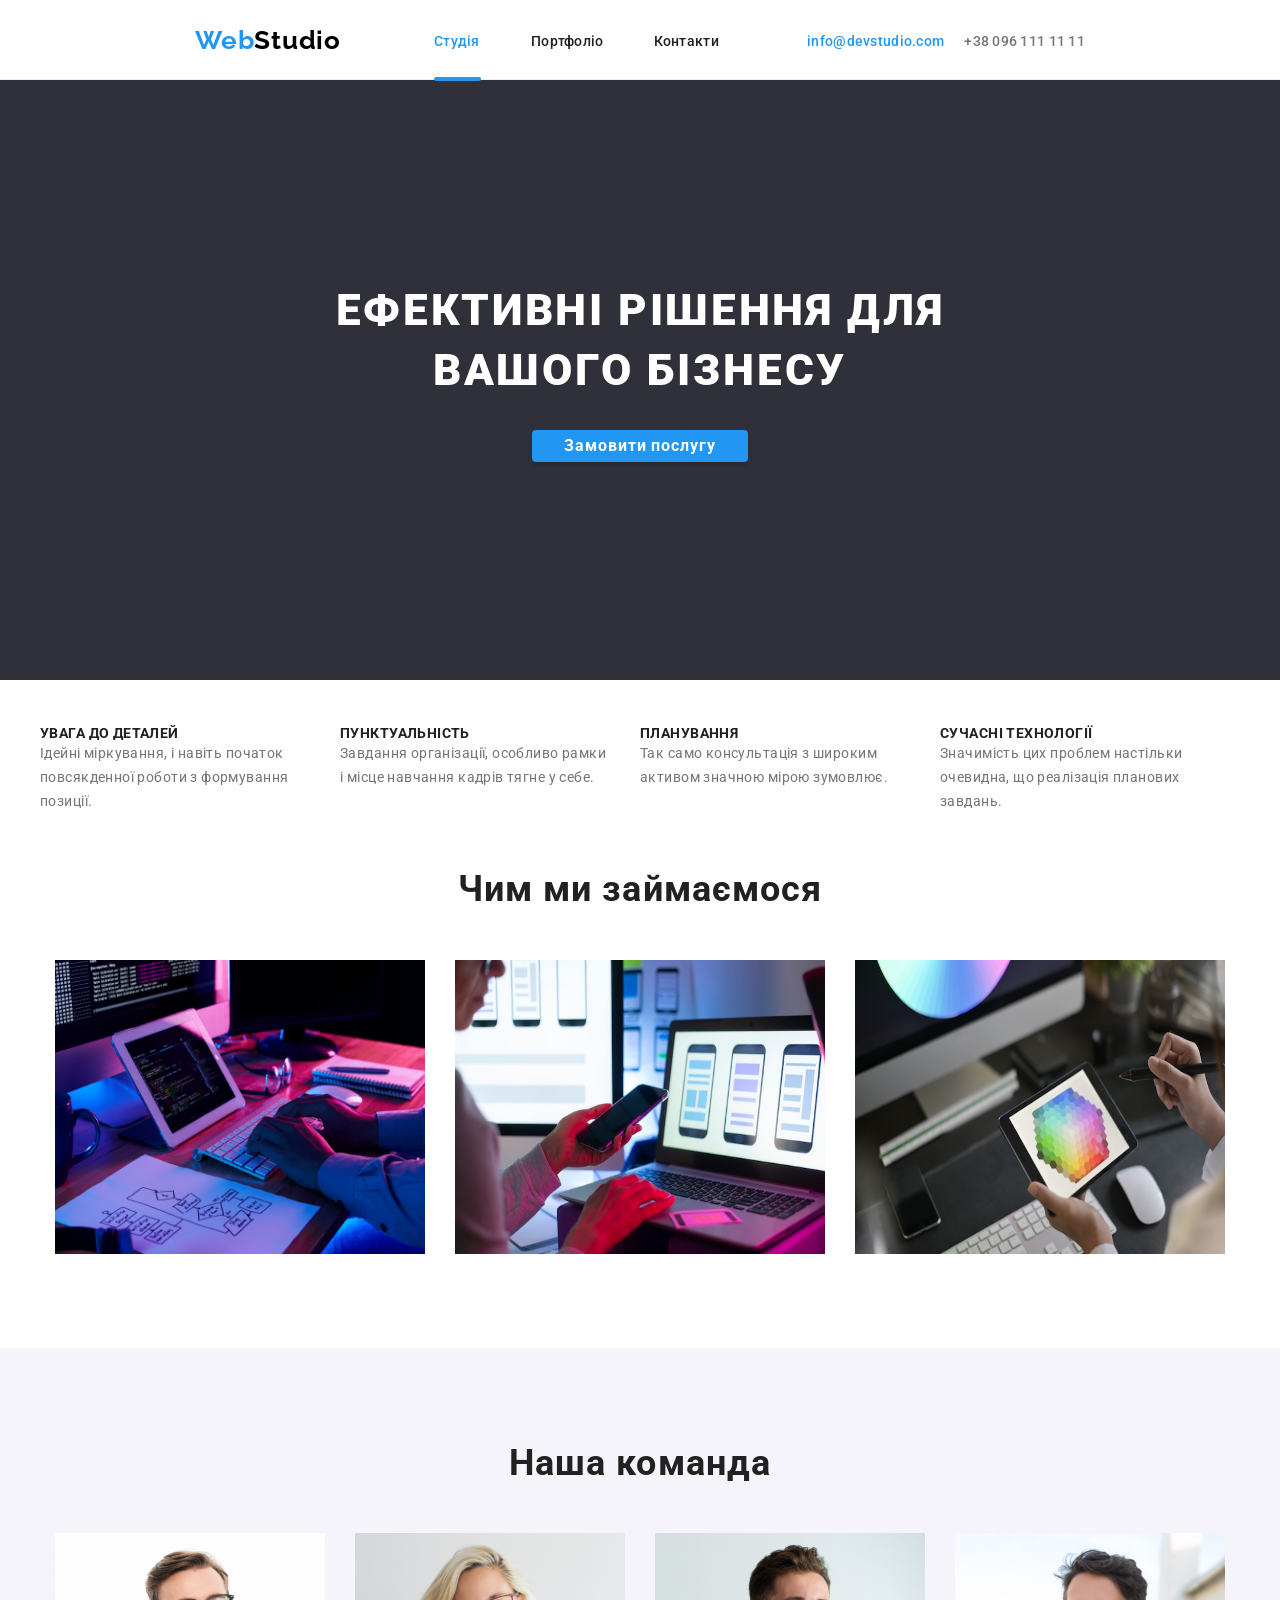
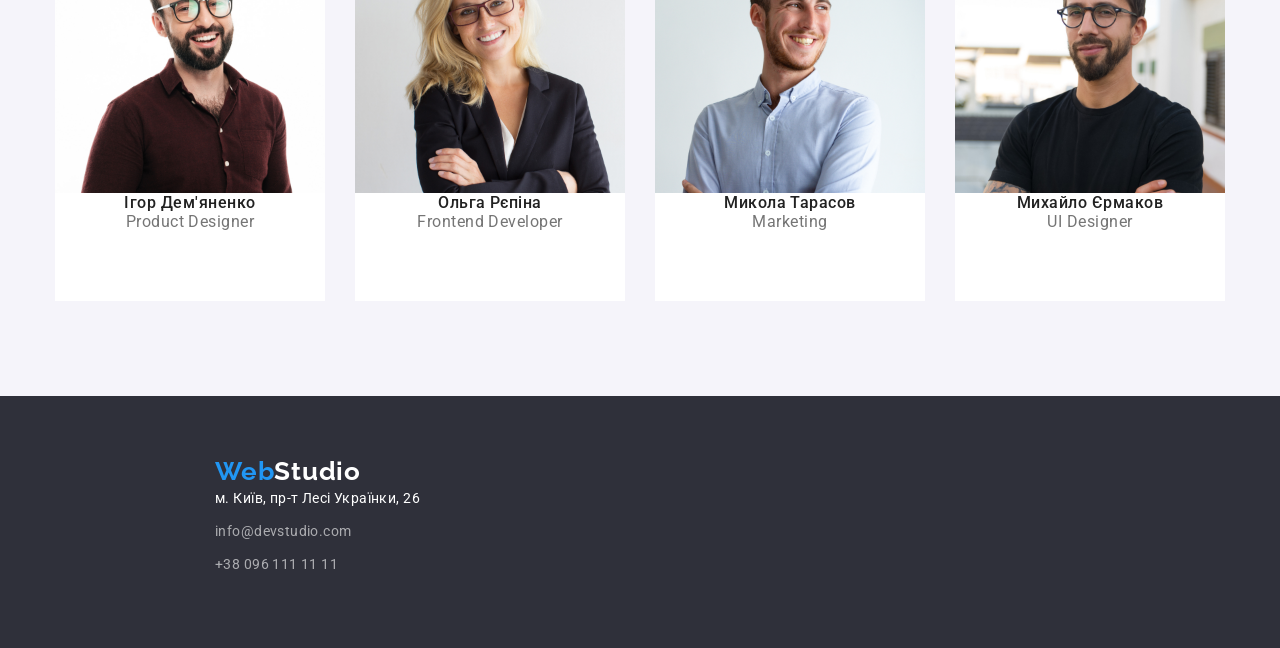
<file: index.html>
<!doctype html>
<html lang="uk">
  <head>
    <meta charset="UTF-8" />
    <meta name="viewport" content="width=device-width, initial-scale=1.0" />
    <title>Web Studio</title>
    <link rel="stylesheet" href="https://cdnjs.cloudflare.com/ajax/libs/modern-normalize/3.0.1/modern-normalize.min.css" integrity="sha512-q6WgHqiHlKyOqslT/lgBgodhd03Wp4BEqKeW6nNtlOY4quzyG3VoQKFrieaCeSnuVseNKRGpGeDU3qPmabCANg==" crossorigin="anonymous" referrerpolicy="no-referrer" />
    <link rel="stylesheet" href="reset.css">
    <link rel="preconnect" href="https://fonts.googleapis.com" />
    <link rel="preconnect" href="https://fonts.gstatic.com" crossorigin />
    <link
      href="https://fonts.googleapis.com/css2?family=Raleway:ital,wght@0,100..900;1,100..900&family=Roboto:ital,wght@0,100..900;1,100..900&display=swap"
      rel="stylesheet"
    />
    <link rel="stylesheet" href="style.css" />
  </head>
  <body>
    <header class="header">
      <div class="container">
       <div class="header-wrap">
         <a href="./index.html" class="header-studio"><span class="web-header">Web</span>Studio</a>
       </div>
      <div class="header-wrap2">
        <nav class="header-nav">
        <ul class="header-list">
          <li class="header-item"><a href="./index.html" class="nav-link active">Студія</a><div class="line1 active-line"></div></li>
          <li class="header-item"><a href="./page2.html" class="nav-link">Портфоліо</a></li>
          <li class="header-item"><a href="#" class="nav-link">Контакти</a></li>
        </ul>
      </nav>
      </div>
      <div class="header-wrap3">
        <ul class="header-list2">
        <li class="header-item"><a href="mailto:info@devstudio.com" class="header-link">info@devstudio.com</a></li>
        <li class="header-item"><a href="tel:+380961111111" class="header-link2">+38 096 111 11 11</a></li>
      </ul>
      </div>
      </div>
    </header>
    <main class="main">
    <section id="effective-solutions" class="hero">
      <div class="container">
        <div class="hero-div">
          <h1 class="hero-title">Ефективні рішення для вашого бізнесу</h1>
        </div>
      <button class="hero-button">Замовити послугу</button>
      </div>
    </section>
     <section class="description">
      <div class="container">
        <ul class="desc-list">
        <li class="desc-item">
          <div class="desc-wrap">
            <h2 class="desc-caption">УВАГА ДО ДЕТАЛЕЙ</h2>
          <p class="desc-text">
            Ідейні міркування, і навіть початок повсякденної роботи з формування
            позиції.
          </p>
          </div>
        </li>
        <li class="desc-item">
          <div class="desc-wrap2">
            <h2 class="desc-caption">ПУНКТУАЛЬНІСТЬ</h2>
          <p class="desc-text">
            Завдання організації, особливо рамки і місце навчання кадрів тягне у
            себе.
          </p>
          </div>
        </li>
        <li class="desc-item">
          <div class="desc-wrap3">
            <h2 class="desc-caption">ПЛАНУВАННЯ</h2>
          <p class="desc-text">
            Так само консультація з широким активом значною мірою зумовлює.
          </p>
          </div>
        </li>
        <li class="desc-item">
          <div class="desc-wrap4">
            <h2 class="desc-caption">СУЧАСНІ ТЕХНОЛОГІЇ</h2>
          <p class="desc-text">
            Значимість цих проблем настільки очевидна, що реалізація планових
            завдань.
          </p>
          </div>
        </li>
      </ul>
      </div>
      </section>
          <section id="wedo" class="wedo">
      <div class="container">
        <h2 class="wedo-header">Чим ми займаємося</h2>
      <ul class="wedo-list">
        <li class="wedo-item">
          <img
            src="./images/img1.jpg"
            alt="Close up of a programmer working at his desk"
            class="wedo-img"
            width="370.0px"
            height="294.0px"
          />
        </li>
        <!--This is temporary, the image is very big normally-->
        <li class="wedo-item">
          <img
            src="./images/img2.jpg"
            alt="Web designer making a design for an application"
            class="wedo-img"
          />
        </li>
        <li class="wedo-item">
          <img
            src="./images/img3.jpg"
            alt="Creative artist working with web design"
            class="wedo-img"
          />
        </li>
      </ul>
      </div>
    </section>
    <section id="our-team" class="team">
      <div class="container">
        <h2 class="team-header">Наша команда</h2>
      <ul class="team-list">
        <li class="team-item">
          <div class="team-wrap">
            <img
            src="./images/employee-ws2.jpg"
            alt="Ігор Дем'яненко"
            class="team-img"
          />
            <h2 class="team-caption">Ігор Дем'яненко</h2>
          <p class="team-text">Product Designer</p>
          </div>
        </li>
        <li class="team-item">
          <div class="team-wrap">
            <img
            src="./images/employee-ws.jpg"
            alt="Ольга Рєпіна"
            class="team-img"
          />
            <h2 class="team-caption">Ольга Рєпіна</h2>
          <p class="team-text">Frontend Developer</p>
          </div>
        </li>
        <li class="team-item">
          <div class="team-wrap">
            <img
            src="./images/employee-ws3.jpg"
            alt="Микола Тарасов"
            class="team-img"
          />
            <h2 class="team-caption">Микола Тарасов</h2>
          <p class="team-text">Marketing</p>
          </div>
        </li>
        <li class="team-item">
          <div class="team-wrap">
            <img
            src="./images/employee-ws4.jpg"
            alt="Михайло Єрмаков"
            class="team-img"
          />
          <h2 class="team-caption">Михайло Єрмаков</h2>
        <p class="team-text">UI Designer</p>
          </div>
        </li>
      </ul>
      </div>
    </section>
    </main>
    <footer class="footer">
      <div class="footer-container">
        <a class="footer-header" href="./index.html"><span class="footer-span">Web</span>Studio</a>
      <div class="footer-wrap">
        <ul class="footer-list">
        <li class="footer-item"><a href="https://www.google.com/maps/place/бул.+Леси+Украинки,+26,+Киев,+Украина,+02000/@50.4265841,30.5358109,17z/data=!3m1!4b1!4m6!3m5!1s0x40d4cf0e033ecbe9:0x57a4dffefec77da0!8m2!3d50.4265807!4d30.5383858!16s%2Fg%2F1tctq5jv?entry=ttu&g_ep=EgoyMDI2MDQyMi4wIKXMDSoASAFQAw%3D%3D" class="footer-address">м. Київ, пр-т Лесі Українки, 26</a></li>
        <li class="footer-item"><a href="mailto:info@devstudio.com" class="footer-link">info@devstudio.com</a></li>
        <li class="footer-item"><a href="tel:+380961111111" class="footer-link">+38 096 111 11 11</a></li>
      </ul>
      </div>
      </div>
    </footer>
  </body>
</html>
</file>
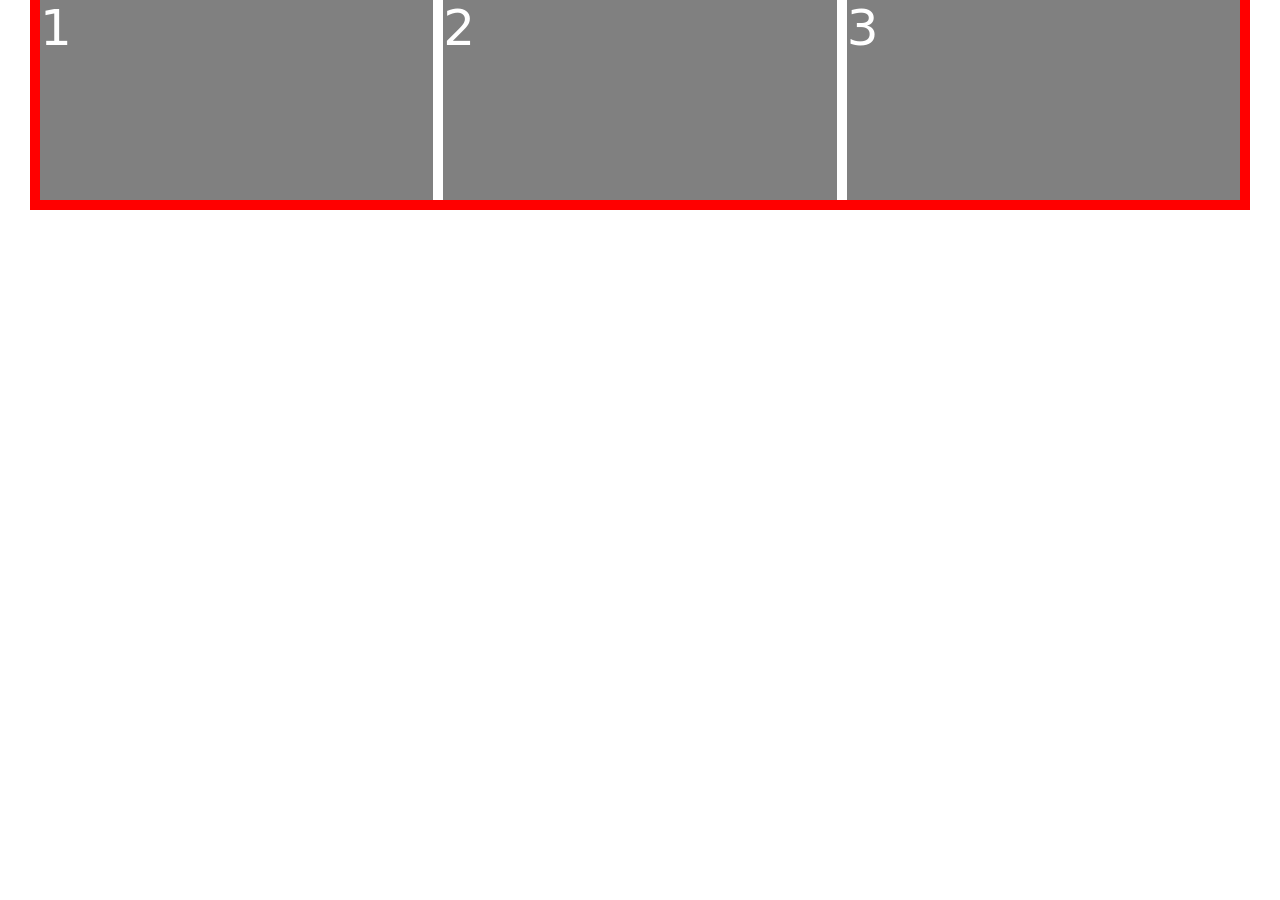
<file: grid test/index.html>
<!DOCTYPE html>
<html lang="en">
<head>
    <meta charset="UTF-8">
    <meta name="viewport" content="width=device-width, initial-scale=1.0">
    <title>Grid test</title>
    <link rel="stylesheet" href="https://cdnjs.cloudflare.com/ajax/libs/modern-normalize/3.0.1/modern-normalize.min.css" integrity="sha512-q6WgHqiHlKyOqslT/lgBgodhd03Wp4BEqKeW6nNtlOY4quzyG3VoQKFrieaCeSnuVseNKRGpGeDU3qPmabCANg==" crossorigin="anonymous" referrerpolicy="no-referrer" />
    <link rel="stylesheet" href="reset.css">
    <link rel="stylesheet" href="style.css">
</head>
<body>
   <div class="container">
    <ul class="list">
        <li class="item-a">1</li>
        <li class="item-b">2</li>
        <li class="item-c">3</li>
    </ul>
   </div> 
</body>
</html>
</file>
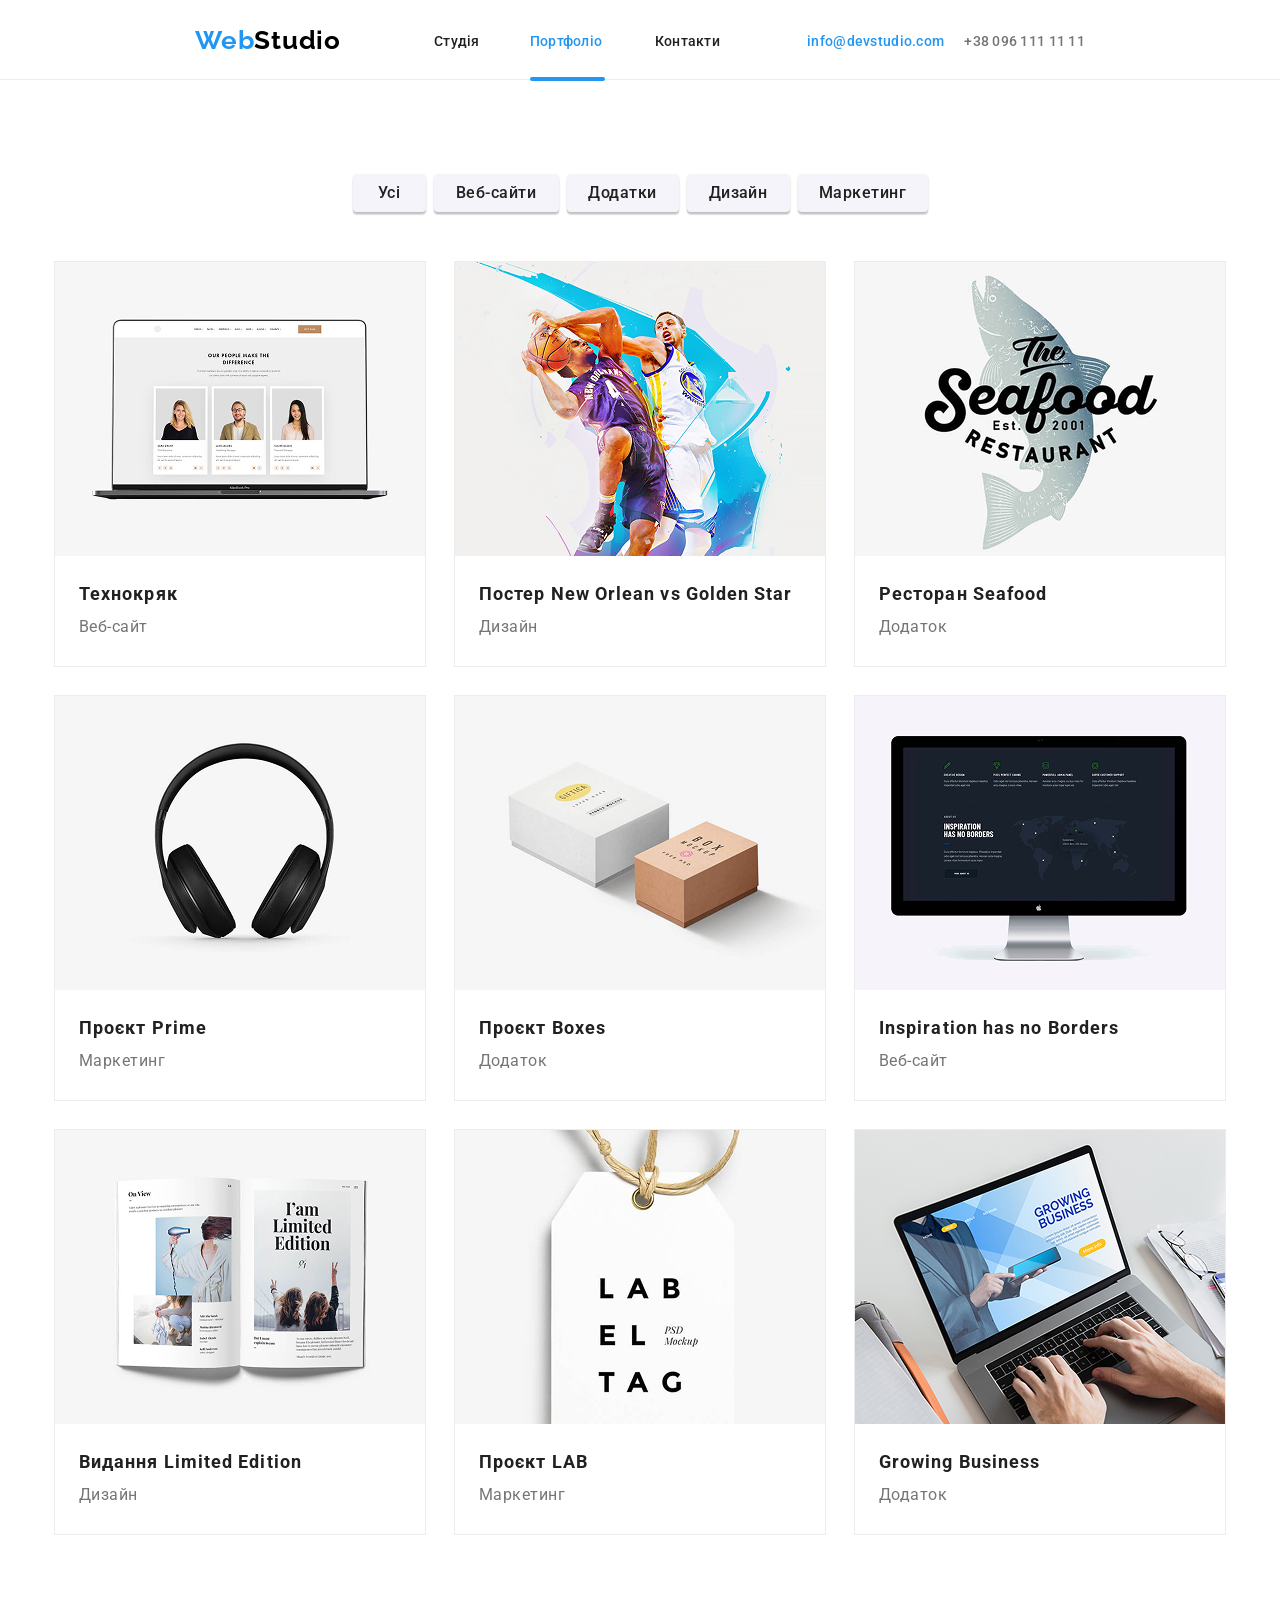
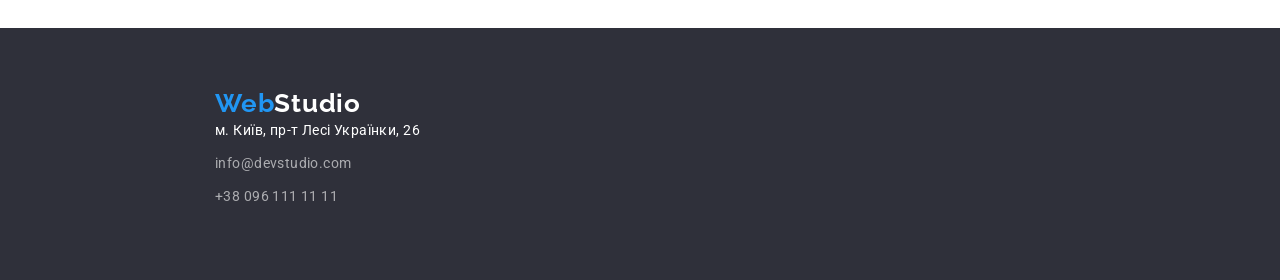
<file: page2.html>
<!--This is currently being made, so it is still in progress if this comment is up.-->
<!doctype html>
<html lang="en">
  <head>
    <meta charset="UTF-8" />
    <meta name="viewport" content="width=device-width, initial-scale=1.0" />
    <title>Web Studio</title>
    <link rel="stylesheet" href="reset.css" />
    <link rel="stylesheet" href="https://cdnjs.cloudflare.com/ajax/libs/modern-normalize/3.0.1/modern-normalize.min.css" integrity="sha512-q6WgHqiHlKyOqslT/lgBgodhd03Wp4BEqKeW6nNtlOY4quzyG3VoQKFrieaCeSnuVseNKRGpGeDU3qPmabCANg==" crossorigin="anonymous" referrerpolicy="no-referrer" />
    <link rel="stylesheet" href="style.css" />
    <link
      href="https://fonts.googleapis.com/css2?family=Raleway:ital,wght@0,100..900;1,100..900&family=Roboto:ital,wght@0,100..900;1,100..900&display=swap"
      rel="stylesheet"
    />
  </head>
  <body>
    <header class="header">
      <div class="container">
        <div class="header-wrap">
          <a href="./index.html" class="header-studio"
            ><span class="web-header">Web</span>Studio</a
          >
        </div>
        <div class="header-wrap2">
          <nav class="header-nav">
            <ul class="header-list">
              <li class="header-item">
                <a href="./index.html" class="nav-link">Студія</a>
              </li>
              <li class="header-item">
                <a href="./page2.html" class="nav-link active">Портфоліо</a>
                <div class="line2 active-line"></div>
              </li>
              <li class="header-item">
                <a href="#" class="nav-link">Контакти</a>
              </li>
            </ul>
          </nav>
        </div>
        <div class="header-wrap3">
          <ul class="header-list2">
            <li class="header-item">
              <a href="mailto:info@devstudio.com" class="header-link"
                >info@devstudio.com</a
              >
            </li>
            <li class="header-item">
              <a href="tel:+380961111111" class="header-link2"
                >+38 096 111 11 11</a
              >
            </li>
          </ul>
        </div>
      </div>
    </header>
    <main>
      <section class="portfolio">
        <div class="container">
          <ul class="main-list">
            <li class="main-item"><a href="#" class="main-link">Усі</a></li>
            <li class="main-item">
              <a href="#" class="main-link2">Веб-сайти</a>
            </li>
            <li class="main-item">
              <a href="#" class="main-link3">Додатки</a>
            </li>
            <li class="main-item"><a href="#" class="main-link4">Дизайн</a></li>
            <li class="main-item">
              <a href="#" class="main-link5">Маркетинг</a>
            </li>
          </ul>
          <ul class="portfolio-list">
            <li class="portfolio-item">
             <div class="portfolio-wrap">
               <img
                class="portfolio-img"
                src="./images/page21.png"
                alt="Laptop with a website open"
              />
              <div class="overlay-container">
                <p class="portfolio-overlay">Ресурс пропонує комплексні пропозиції з різним рівнем функціоналу та сервісів. Все це дозволить відвідувачу отримати вичерпні відомості про компанію чи приватну особу.
              </p>
              </div>
              <div class="portfolio-wrap2">
                <a href="#" class="portfolio-link">Технокряк</a>
              <p class="portfolio-text">Веб-сайт</p>
              </div>
             </div>
            </li>
            <li class="portfolio-item2">
              <div class="portfolio-wrap">
                <img
                class="portfolio-img"
                src="./images/page22.png"
                alt="Basketball poster"
              />
              <div class="overlay-container">
                <p class="portfolio-overlay">Ресурс пропонує комплексні пропозиції з різним рівнем функціоналу та сервісів. Все це дозволить відвідувачу отримати вичерпні відомості про компанію чи приватну особу.
                </p>
              </div>
              <div class="portfolio-wrap2">
                <a href="#" class="portfolio-link"
                >Постер New Orlean vs Golden Star</a
              >
              <p class="portfolio-text">Дизайн</p>
              </div>
              </div>
            </li>
            <li class="portfolio-item3">
              <div class="portfolio-wrap">
                <img
                class="portfolio-img"
                src="./images/page23.png"
                alt="Seafood restaurant logo"
              />
              <div class="overlay-container">
                <p class="portfolio-overlay">Ресурс пропонує комплексні пропозиції з різним рівнем функціоналу та сервісів. Все це дозволить відвідувачу отримати вичерпні відомості про компанію чи приватну особу.
                </p>
              </div>
              <div class="portfolio-wrap2">
                <a href="#" class="portfolio-link">Ресторан Seafood</a>
              <p class="portfolio-text">Додаток</p>
              </div>
              </div>
            </li>
            <li class="portfolio-item4">
              <div class="portfolio-wrap">
                <img
                class="portfolio-img"
                src="./images/page24.png"
                alt="Black on-ear headphones"
              />
              <div class="overlay-container">
                <p class="portfolio-overlay">Ресурс пропонує комплексні пропозиції з різним рівнем функціоналу та сервісів. Все це дозволить відвідувачу отримати вичерпні відомості про компанію чи приватну особу.
                </p>
              </div>
              <div class="portfolio-wrap2">
                <a href="#" class="portfolio-link">Проєкт Prime</a>
              <p class="portfolio-text">Маркетинг</p>
              </div>
              </div>
            </li>
            <li class="portfolio-item5">
              <div class="portfolio-wrap">
                <img
                class="portfolio-img"
                src="./images/page25.png"
                alt="Two boxes, one white and one brown."
              />
              <div class="overlay-container">
                <p class="portfolio-overlay">Ресурс пропонує комплексні пропозиції з різним рівнем функціоналу та сервісів. Все це дозволить відвідувачу отримати вичерпні відомості про компанію чи приватну особу.
              </p>
              </div>
              <div class="portfolio-wrap2">
                <a href="#" class="portfolio-link">Проєкт Boxes</a>
              <p class="portfolio-text">Додаток</p>
              </div>
              </div>
            </li>
            <li class="portfolio-item6">
              <div class="portfolio-wrap">
                <img
                class="portfolio-img"
                src="./images/page26.png"
                alt="A computer screen with a website open"
              />
              <div class="overlay-container">
                <p class="portfolio-overlay">Ресурс пропонує комплексні пропозиції з різним рівнем функціоналу та сервісів. Все це дозволить відвідувачу отримати вичерпні відомості про компанію чи приватну особу.
                </p>
              </div>
              <div class="portfolio-wrap2">
                <a href="#" class="portfolio-link">Inspiration has no Borders</a>
              <p class="portfolio-text">Веб-сайт</p>
              </div>
              </div>
            </li>
            <li class="portfolio-item7">
              <div class="portfolio-wrap">
                <img
                class="portfolio-img"
                src="./images/page27.png"
                alt="An open journal"
              />
              <div class="overlay-container">
                <p class="portfolio-overlay">Ресурс пропонує комплексні пропозиції з різним рівнем функціоналу та сервісів. Все це дозволить відвідувачу отримати вичерпні відомості про компанію чи приватну особу.
                </p>
              </div>
              <div class="portfolio-wrap2">
                <a href="#" class="portfolio-link">Видання Limited Edition</a>
              <p class="portfolio-text">Дизайн</p>
              </div>
              </div>
            </li>
            <li class="portfolio-item8">
              <div class="portfolio-wrap">
                <img
                class="portfolio-img"
                src="./images/page28.png"
                alt="A label"
              />
              <div class="overlay-container">
                <p class="portfolio-overlay">Ресурс пропонує комплексні пропозиції з різним рівнем функціоналу та сервісів. Все це дозволить відвідувачу отримати вичерпні відомості про компанію чи приватну особу.
                </p>
              </div>
              <div class="portfolio-wrap2">
                <a href="#" class="portfolio-link">Проєкт LAB</a>
              <p class="portfolio-text">Маркетинг</p>
              </div>
              </div>
            </li>
            <li class="portfolio-item9">
              <div class="portfolio-wrap">
                <img
                  class="portfolio-img"
                  src="./images/page29.png"
                  alt="A laptop with a website open"
                />
                <div class="overlay-container">
                  <p class="portfolio-overlay">Ресурс пропонує комплексні пропозиції з різним рівнем функціоналу та сервісів. Все це дозволить відвідувачу отримати вичерпні відомості про компанію чи приватну особу.
                  </p>
                </div>
                <div class="portfolio-wrap2">
                  <a href="#" class="portfolio-link">Growing Business</a>
                <p class="portfolio-text">Додаток</p>
                </div>
              </div>
            </li>
          </ul>
        </div>
      </section>
    </main>
    <footer>
      <div class="footer-container">
        <a class="footer-header" href="./index.html"
          ><span class="footer-span">Web</span>Studio</a
        >
        <div class="footer-wrap">
          <ul class="footer-list">
            <li class="footer-item">
              <a
                href="https://www.google.com/maps/place/бул.+Леси+Украинки,+26,+Киев,+Украина,+02000/@50.4265841,30.5358109,17z/data=!3m1!4b1!4m6!3m5!1s0x40d4cf0e033ecbe9:0x57a4dffefec77da0!8m2!3d50.4265807!4d30.5383858!16s%2Fg%2F1tctq5jv?entry=ttu&g_ep=EgoyMDI2MDQyMi4wIKXMDSoASAFQAw%3D%3D"
                class="footer-address"
                >м. Київ, пр-т Лесі Українки, 26</a
              >
            </li>
            <li class="footer-item">
              <a href="mailto:info@devstudio.com" class="footer-link"
                >info@devstudio.com</a
              >
            </li>
            <li class="footer-item">
              <a href="tel:+380961111111" class="footer-link"
                >+38 096 111 11 11</a
              >
            </li>
          </ul>
        </div>
      </div>
    </footer>
  </body>
</html>
</file>
<file: style.css>
.container{
    width: 1200px;
    margin: 0 auto;
    padding: 0 15px 0 15px;
}
body{
font-family: roboto;
}
header{
    border-bottom: 1px solid #ECECEC;
    height: 80.0px;
    display: flex;
    flex-direction: row;
    align-items: center;
}
.web-header{
    color: #2196F3;
font-family: Raleway;
font-size: 26px;
font-style: normal;
font-weight: 700;
line-height: normal;
letter-spacing: 0.78px;
text-decoration: none;
}
.header-wrap2{
    width: 281px;
    height: 16px;
    padding-left: 93px;
    padding-right: 344px;
}
.header-wrap3{
    width: 307px;
    height: 16px;
}
.nav-link{
    color: #212121;
font-family: Roboto;
font-size: 14px;
font-style: normal;
font-weight: 500;
line-height: normal;
letter-spacing: 0.28px;
text-decoration: none;
}
.nav-link:hover{
    color: #2196F3;
}
.active + .active-line{
    content: "";
    display: block;
    opacity: 1;
}
/* .active-line::after{
    content: "";
    opacity: 1;
    display: block;
} */
.line1{
    opacity: 0;
        width: 47.0px;
    height: 4.0px;
background-color: #2196F3;
border-radius: 4px;
margin-top: 27px;
}
.line2{
    opacity: 0;
    height: 4.0px;
width: 75.0px;
background-color: #2196F3;
border-radius: 4px;
margin-top: 27px;
}
.active{
    color: #2196F3;
}
.header-studio{
    color: #000;
font-family: Raleway;
font-size: 26px;
font-style: normal;
font-weight: 700;
line-height: normal;
letter-spacing: 0.78px;
text-decoration: none;

}
.header-link2{
    color: #757575;
font-size: 14px;
font-style: normal;
font-weight: 500;
line-height: normal;
letter-spacing: 0.28px;
text-decoration: none;
}

.header-link{
    color: #2196F3;
font-size: 14px;
font-style: normal;
font-weight: 500;
line-height: normal;
letter-spacing: 0.28px;
text-decoration: none;
}
.header-nav{
    list-style-type: none;
    gap: 50px;
    display: flex;
}
.header-list{
    list-style-type: none;
    gap: 50px;
    display: flex;
}
.header .container{
    display: flex;
    flex-direction: row;
    align-items: center;
  height: 31px;
  justify-content: center;
}
.header-list2{
    list-style-type: none;
    gap: 20px;
    justify-content: end;
    display: flex;
}
.hero{
    background-color: #2F303A;
height: 600.0px;
display: flex;
}
.hero .container{
    height: 200px;
    display: flex;
    flex-direction: column;
    align-items: center;
    padding: 200px 0 200px 0;
}
.hero-div{
    width: 696px;
    height: 120px;
}
.hero-title{
    flex-shrink: 0;
color: #FFF;
text-align: center;
font-size: 44px;
font-style: normal;
font-weight: 900;
line-height: 60px;
letter-spacing: 2.64px;
text-transform: uppercase;
justify-content: center;
display: flex;
align-items: center;
}
.desc-list{
    list-style-type: none;
    display: flex;
    justify-content: center;
    gap: 30px;
}
.hero-button{
    border-radius: 4px;
background: #2196F3;
box-shadow: 0 4px 4px 0 rgba(0, 0, 0, 0.15);
color: #FFF;
text-align: center;
font-size: 16px;
font-style: normal;
font-weight: 700;
line-height: 30px;
letter-spacing: 0.96px;
justify-content: center;
width: 216px;
height: 50px;
margin-top: 30px;
}

.desc-caption{
    color: #212121;
font-size: 14px;
font-style: normal;
font-weight: 700;
line-height: normal;
letter-spacing: 0.42px;
text-transform: uppercase;
}
.wedo .container{
    height: 386px;
    margin-bottom: 94px;
}
.wedo-list{
    list-style-type: none;
    display: flex;
    gap: 30px;
    justify-content: center;
    flex-direction: row;
    padding-top: 50px;
}
.desc-text{
    color: #757575;
font-size: 14px;
font-style: normal;
font-weight: 400;
line-height: 24px;
letter-spacing: 0.42px;
}
.description .container{
    height: 98px;
    display: flex;
    align-items: center;
    padding: 94px 0 94px 0;
}
.desc-wrap{
    width: 270px;
    height: 98px;
}
.desc-wrap2{
    width: 270px;
    height: 74px;
}
.desc-wrap3{
    width: 270px;
    height: 74px;
}
.desc-wrap4{
    width: 270px;
    height: 98px;
}
.wedo-header{
    color: #212121;
text-align: center;
font-size: 36px;
font-style: normal;
font-weight: 700;
line-height: normal;
letter-spacing: 1.08px;
}
.wedo-img{
        width: 370.0px;
height: 294.0px;
}
footer{
    background-color: #2F303A;
    height: 252px;
}
.footer-list{
    list-style-type: none;
    display: flex;
    flex-direction: column;
    gap: 9px;
}
.footer-header{
color: #FFF;
font-family: Raleway;
font-size: 26px;
font-style: normal;
font-weight: 700;
line-height: normal;
letter-spacing: 0.78px;
text-decoration: none;
display: inline-block;
}

.footer-address{
    color: #FFF;
font-size: 14px;
font-style: normal;
font-weight: 400;
line-height: 24px;
letter-spacing: 0.42px;
text-decoration: none;
}
.footer-link{
    color: rgba(255, 255, 255, 0.60);
font-size: 14px;
font-style: normal;
font-weight: 400;
line-height: 24px;
letter-spacing: 0.42px;
text-decoration: none;
}
.team{
    background-color: #F5F4FA;
    height: 648px;
}
.team .container{
    height: 460px;
    padding-top: 94px;
    margin-bottom: 94px;
    display: flex;
    flex-direction: column;
    align-items: center;
}
.team-img{
    width: 270.0px;
height: 260.0px;
}
.team-wrap{
    width: 270px;
    height: 368px;
    background-color: #FFF;
    text-align: center;
}

.team-list{
    list-style-type: none;
    display: flex;
    flex-direction: row;
    gap: 30px;
    justify-content: center;
}
.team-list>h2{
  padding: 20px 24px 4px 24px;
}
.team-list>p{
  padding: 0 24px 20px 24px;
}
.team-caption{
    color: #212121;
text-align: center;
font-size: 16px;
font-style: normal;
font-weight: 500;
line-height: normal;
letter-spacing: 0.48px;
}
.team-text{
    color: #757575;
text-align: center;
font-size: 16px;
font-style: normal;
font-weight: 400;
line-height: normal;
letter-spacing: 0.48px;
}
.team-header{
    color: #212121;
text-align: center;
font-size: 36px;
font-style: normal;
font-weight: 700;
line-height: normal;
letter-spacing: 1.08px;
padding-bottom: 49px;
}
.footer-container{
    height: 132px;
    width: 231px;
    padding: 60px 0 60px 215px;
}
.footer-span{
    color: #2196F3;
    font-family: Raleway;
font-size: 26px;
font-style: normal;
font-weight: 700;
line-height: normal;
letter-spacing: 0.78px;
}
.main-link{
    color: #212121;
font-size: 16px;
font-style: normal;
font-weight: 500;
letter-spacing: 0.48px;
background-color: #F5F4FA;
text-decoration: none;
border-radius: 4px;
box-shadow: 0 3px 1px 0 rgba(0, 0, 0, 0.10), 0 1px 2px 0 rgba(0, 0, 0, 0.08), 0 2px 2px 0 rgba(0, 0, 0, 0.12);
display: inline-block;
width: 73.0px;
height: 38.0px;
text-align: center;
line-height: 38px;
}
.main-link2{
        color: #212121;
font-size: 16px;
font-style: normal;
font-weight: 500;
letter-spacing: 0.48px;
background-color: #F5F4FA;
text-decoration: none;
border-radius: 4px;
box-shadow: 0 3px 1px 0 rgba(0, 0, 0, 0.10), 0 1px 2px 0 rgba(0, 0, 0, 0.08), 0 2px 2px 0 rgba(0, 0, 0, 0.12);
display: inline-block;
width: 125.0px;
height: 38.0px;
text-align: center;
line-height: 38px;
}
.main-link3{
        color: #212121;
font-size: 16px;
font-style: normal;
font-weight: 500;
letter-spacing: 0.48px;
background-color: #F5F4FA;
text-decoration: none;
border-radius: 4px;
box-shadow: 0 3px 1px 0 rgba(0, 0, 0, 0.10), 0 1px 2px 0 rgba(0, 0, 0, 0.08), 0 2px 2px 0 rgba(0, 0, 0, 0.12);
display: inline-block;
width: 112.0px;
height: 38.0px;
text-align: center;
line-height: 38px;
}
.main-link4{
        color: #212121;
font-size: 16px;
font-style: normal;
font-weight: 500;
letter-spacing: 0.48px;
background-color: #F5F4FA;
text-decoration: none;
border-radius: 4px;
box-shadow: 0 3px 1px 0 rgba(0, 0, 0, 0.10), 0 1px 2px 0 rgba(0, 0, 0, 0.08), 0 2px 2px 0 rgba(0, 0, 0, 0.12);
display: inline-block;
width: 103.0px;
height: 38.0px;
text-align: center;
line-height: 38px;
}
.main-link5{    color: #212121;
font-size: 16px;
font-style: normal;
font-weight: 500;
letter-spacing: 0.48px;
background-color: #F5F4FA;
text-decoration: none;
border-radius: 4px;
box-shadow: 0 3px 1px 0 rgba(0, 0, 0, 0.10), 0 1px 2px 0 rgba(0, 0, 0, 0.08), 0 2px 2px 0 rgba(0, 0, 0, 0.12);
display: inline-block;
width: 130.0px;
height: 38.0px;
text-align: center;
line-height: 38px;
}
.main-link:hover{
    background-color: #2196F3;
    color: #FFF;
}
.main-link2:hover{
    background-color: #2196F3;
    color: #FFF;
}
.main-link3:hover{
    background-color: #2196F3;
    color: #FFF;
}
.main-link4:hover{
    background-color: #2196F3;
    color: #FFF;
}
.main-link5:hover{
    background-color: #2196F3;
    color: #FFF;
}
.main-list{
    display: flex;
    list-style-type: none;
    gap: 8px;
    justify-content: center;
    height: 38px;
    margin-bottom: 50px;
}
.portfolio-list{
    gap: 30px 30px;
    list-style-type: none;
    margin: 0 auto;
;    grid-template-columns: repeat(3, 1fr);
    grid-template-rows: repeat(3, 1fr);
    display: grid;
}
.portfolio {
  margin: 0;
  display: flex;
    flex-direction: column;
    align-items: center;
    justify-content: center;
}
.portfolio .container{
    height: 1360px;
    margin: 94px 0 94px 0;
    display: flex;
    flex-direction: column;
    align-items: center;
    justify-content: center;
}
.portfolio-img{
      width: 370.0px;
      height: 294.0px;
}
.portfolio-item{
    grid-column: 1/1;
    grid-row: 1/1; 
}
.portfolio-item2{
    grid-column: 2/2;
    grid-row: 1/1
}
.portfolio-item3{
    grid-column: 3/3;
    grid-row: 1/1
}
.portfolio-item4{
    grid-column: 1/1;
    grid-row: 2/2
}
.portfolio-item5{
    grid-column: 2/2;
    grid-row: 2/2
}
.portfolio-item6{
    grid-column: 3/3;
    grid-row: 2/2
}
.portfolio-item7{
    grid-column: 1/1;
    grid-row: 3/3
}
.portfolio-item8{
    grid-column: 2/2;
    grid-row: 3/3
}
.portfolio-item9{
    grid-column: 3/3;
    grid-row: 3/3
}
.portfolio-link{
    color: #212121;
font-size: 18px;
font-style: normal;
font-weight: 700;
line-height: 36px;
letter-spacing: 1.08px;
text-decoration: none;
display: inline-block;
}
.portfolio-text{
    color: #757575;
font-size: 16px;
font-style: normal;
font-weight: 400;
line-height: 30px;
letter-spacing: 0.48px;
}
.footer-wrap{
    width: 231px;
    height: 81px;
}
.portfolio-wrap{
    width: 370px;
    height: 404px;
    outline: 1px solid #ECECEC;
    position: relative;
}
.portfolio-wrap2{
    width: 322px;
    height: 70px;
    margin: 20px 24px 20px 24px;
    display: flex;
    flex-direction: column;
    justify-content: start;
}

.portfolio-overlay{
    color: #FFF;
    opacity: 0;
font-size: 18px;
font-style: normal;
font-weight: 400;
line-height: 28px;
letter-spacing: 0.54px;
top: 49px;
    left: 24px;
    position: absolute;
}
.portfolio-wrap:hover .overlay-container .portfolio-overlay{
    opacity: 1;
}
.overlay-container{
    width: 370px;
    height: 294px;
    display: flex;
    justify-content: center;
    align-items: center;
    text-align: start;
    opacity: 0;
    position: absolute;
    inset: 0;
}
.overlay-container:hover{
    background-color: #2196F3;
    opacity: 0.9;
}
</file>
<file: grid test/style.css>
.container{
    width: 1200px;
    margin: 0 auto;
    outline: 10px solid red;
}
.list{
    display: grid;
    /* grid-template-columns: 400px 1fr 1fr; */
    grid-template-columns: repeat(3, 1fr);
    list-style-type: none;
    gap: 10px;
}
.item-a, .item-b, .item-c{
    color: #FFF;
    font-size: 50px;
    background-color: gray;
    height: 200px;
}
/* .item-a{
    grid-column: 1/1;
    grid-row: 1/1;
}
.item-b{
    grid-column: 2/2;
    grid-row: 2/2;
}
.item-c{
    grid-column: 3/3;
    grid-row: 3/3;
} */
</file>
